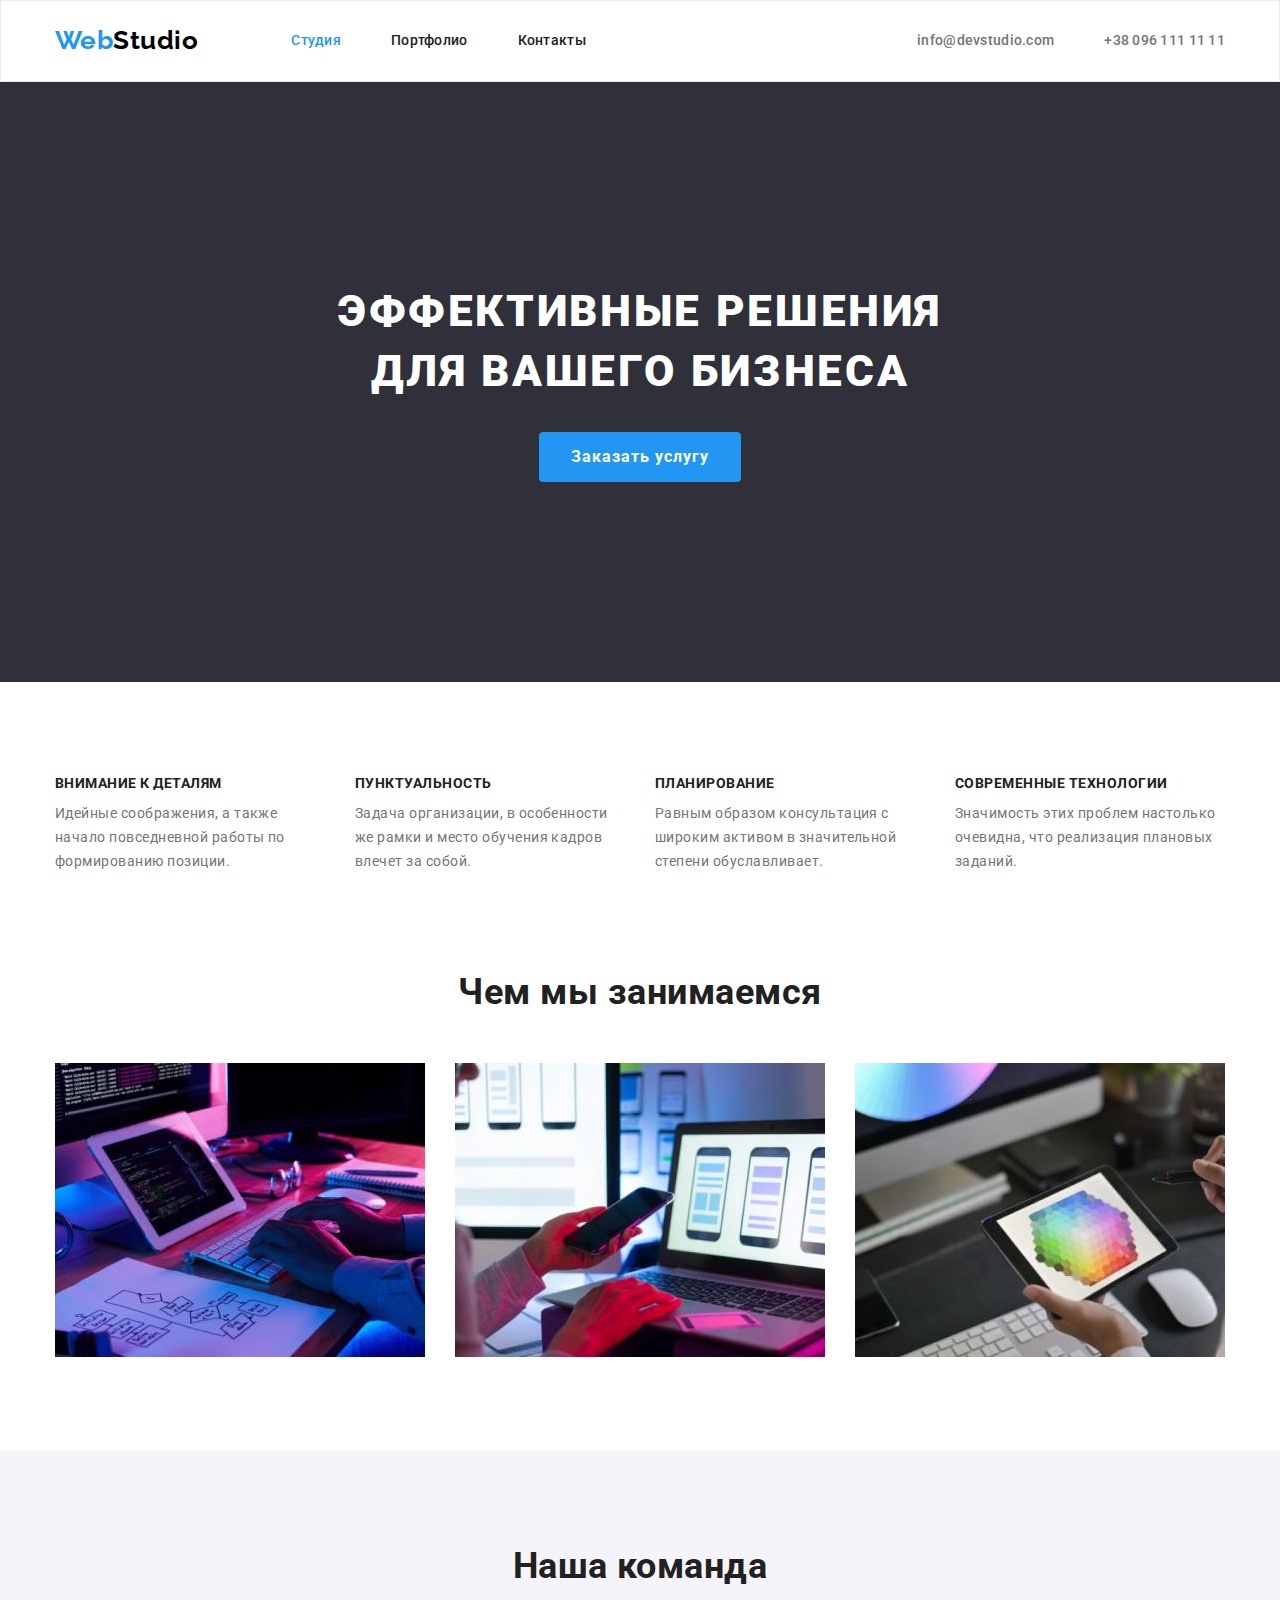
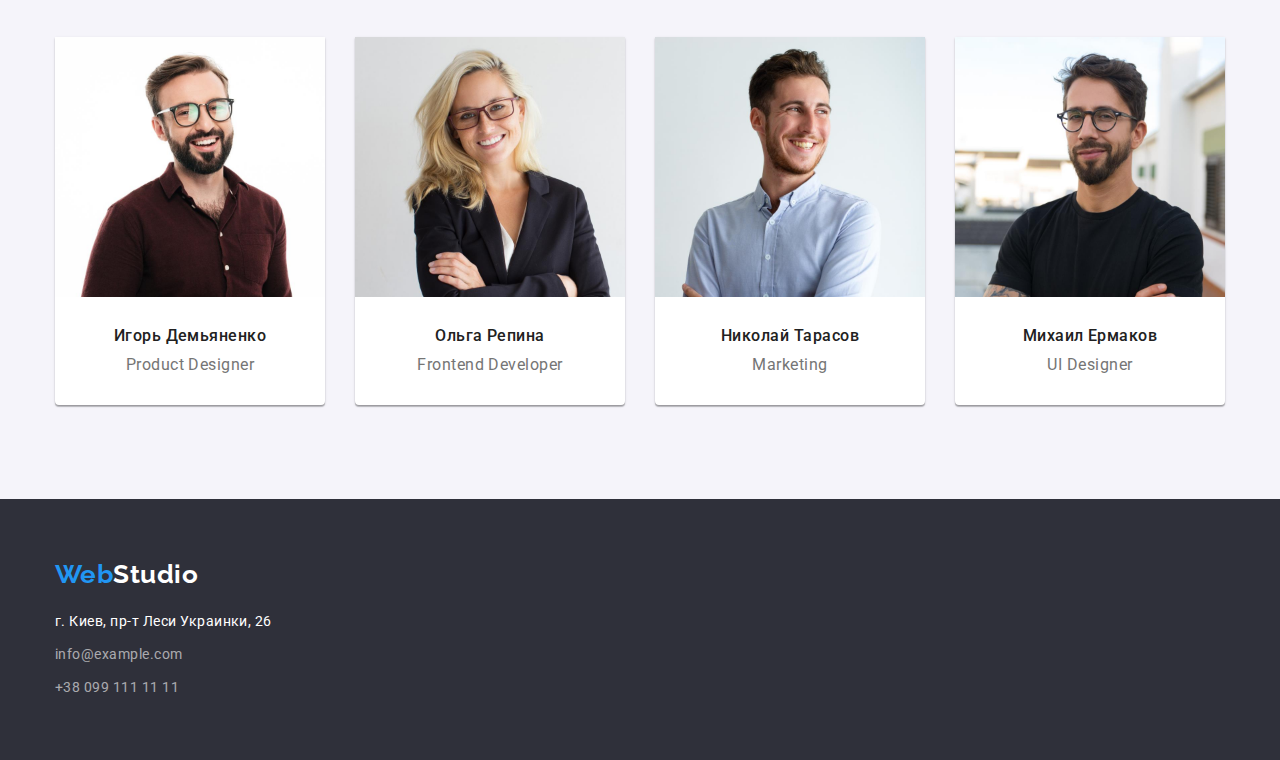
<file: index.html>
<!DOCTYPE html>
<html lang="ru">
<head>
    <meta charset="UTF-8">
    <meta http-equiv="X-UA-Compatible" content="IE=edge">
    <meta name="viewport" content="width=device-width, initial-scale=1.0">
    <title>Студия</title>
    <link rel="preconnect" href="https://fonts.googleapis.com">
    <link rel="preconnect" href="https://fonts.gstatic.com" crossorigin>
    <link 
        href="https://fonts.googleapis.com/css2?family=Raleway:wght@700&family=Roboto:wght@400;500;700;900&display=swap" 
        rel="stylesheet">
    <link rel="stylesheet" href="https://cdnjs.cloudflare.com/ajax/libs/modern-normalize/1.1.0/modern-normalize.min.css">
    <link rel="stylesheet" href="./css/styles.css">
</head>
<body>  
    <!--1 блок - логотип, посилання-->
    
    <header class="header">
     <div class="container header-container">
       <nav class="header-navigation">
            <a class="header-logo link" href="/"><span class="colortext-web"> Web</span>Studio</a>
            <ul class="header-list list">
                <li class="header-item"><a href="./index.html" class="header-link link current">Студия</a></li>
                <li class="header-item"><a href="./portfolio.html" class="header-link link">Портфолио</a></li>
                <li class="header-item"><a href="/" class="header-link link">Контакты</a></li>
            </ul>
       </nav>

        <div class="header-tel-mail"> 
            <ul class="header-list list">
                <li class="header-item"><a href="mailto:info@devstudio.com" class="header-mail link">info@devstudio.com</a></li>
                <li class="header-item"><a href="tel:+380961111111" class="header-tel link">+38 096 111 11 11</a></li>
            </ul>
        </div>
    </div>
    </header>
    <!-- основний блок - заголовок, кнопка тощо-->
    <main class="main ">
        <section class="hero section">
            <div class="container">
                <h1 class="hero-title">Эффективные решения для вашего бизнеса</h1>
                <button class="hero-btn" type="button">Заказать услугу</button>
            </div>
        </section>

        <!--опис якостей-->
        <section class="feature section">
            <div class="container">
            <!--<h2 class="feature-title">Особенности</h2>--> 
                <ul class="feature-list list">
                    <li class="feature-item">
                        <h3 class="feature-third-title">Внимание к деталям</h3>
                        <p class="feature-text">Идейные соображения, а также начало повседневной работы по формированию позиции.</p>
                    </li>
                    <li class="feature-item">
                        <h3 class="feature-third-title">Пунктуальность</h3>
                        <p class="feature-text">Задача организации, в особенности же рамки и место обучения кадров влечет за собой.</p>
                    </li>
                    <li class="feature-item">
                        <h3 class="feature-third-title">Планирование</h3>
                        <p class="feature-text">Равным образом консультация с широким активом в значительной степени обуславливает.</p>
                    </li>
                    <li class="feature-item">
                        <h3 class="feature-third-title">Современные технологии</h3>
                        <p class="feature-text">Значимость этих проблем настолько очевидна, что реализация плановых заданий.</p>
                    </li>
                </ul>
            </div>
        </section>
        
        <!--Чем мы занимаемся - картинки-->
        <section class="about section">
            <div class="container">
            <h2 class="about-title">Чем мы занимаемся</h2>
                <ul class="about-list list">
                    <li class="about-item">
                        <img src="./images/1-img1.jpg" 
                        alt="написание кода" 
                        width="370"
                        height="294">
                    </li>
                    <li class="about-item">
                        <img src="./images/1-img2.jpg"
                        alt="создание макета телефона"
                        width="370"
                        height="294">
                        </li>
                    <li class="about-item">
                        <img src="./images/1-img3.jpg" 
                        alt="выбор палитры цветов для сайта" 
                        width="370"
                        height="294">
                    </li>
                </ul>
            </div>
        </section>

        <!--наша команда-->
        <section class="team section">
            <div class="container">
            <h2 class="team-title">Наша команда</h2>
                <ul class="team-list list">
                    <li class="team-item">
                        <img src="./images/2-img1.jpg" alt="Игорь Демьяненко улыбается "
                        width="270"
                        height="260">
                        <div class="team-name">
                            <h3 class="team-third-title">Игорь Демьяненко</h3>
                            <p class="team-text" lang="en">Product Designer</p>
                        </div>
                    </li>
                    <li class="team-item">
                        <img src="./images/2-img2.jpg"  alt="Ольга Репина улыбается" 
                        width="270"
                        height="260">
                        <div class="team-name">
                            <h3 class="team-third-title">Ольга Репина</h3>
                            <p class="team-text" lang="en">Frontend Developer</p>
                        </div>
                    </li>
                    <li class="team-item">
                        <img src="./images/2-img3.jpg" alt="Николай Тарасов улыбается" 
                        width="270"
                        height="260">
                        <div class="team-name">
                            <h3 class="team-third-title">Николай Тарасов</h3>
                            <p class="team-text" lang="en">Marketing</p>
                        </div>  
                    </li>
                    <li class="team-item">
                        <img src="./images/2-img4.jpg"  alt="Михаил Ермаков улыбается" 
                        width="270" 
                        height="260">
                        <div class="team-name">
                            <h3 class="team-third-title">Михаил Ермаков</h3>
                            <p class="team-text" lang="en">UI Designer</p>
                        </div>
                        </li>
                </ul>
            </div>
        </section>
    </main>
    
    <footer class="footer">
        <div class="container">
        <a class="footer-logo link" href="/"><span class="colortext-web"> Web</span>Studio</a>
    
        <address class="footer-adress">
            <ul class="footer-list list">
                <li class="footer-item link"><a href="https://goo.gl/maps/DAEXvJHMG6pkdcDC8" 
                    target="_blank" 
                    rel="noopener noreferrer" class="footer-map link">г. Киев, пр-т Леси Украинки, 26</a></li>
                <li class="footer-item link"><a href="mailto:info@example.com" class="footer-mail link">info@example.com</a></li>
                <li class="footer-item link"><a href="tel:+380991111111" class="footer-tel link">+38 099 111 11 11</a></li>
            </ul>
        </address>
        </div>
    </footer>
</body>

</html>
</file>
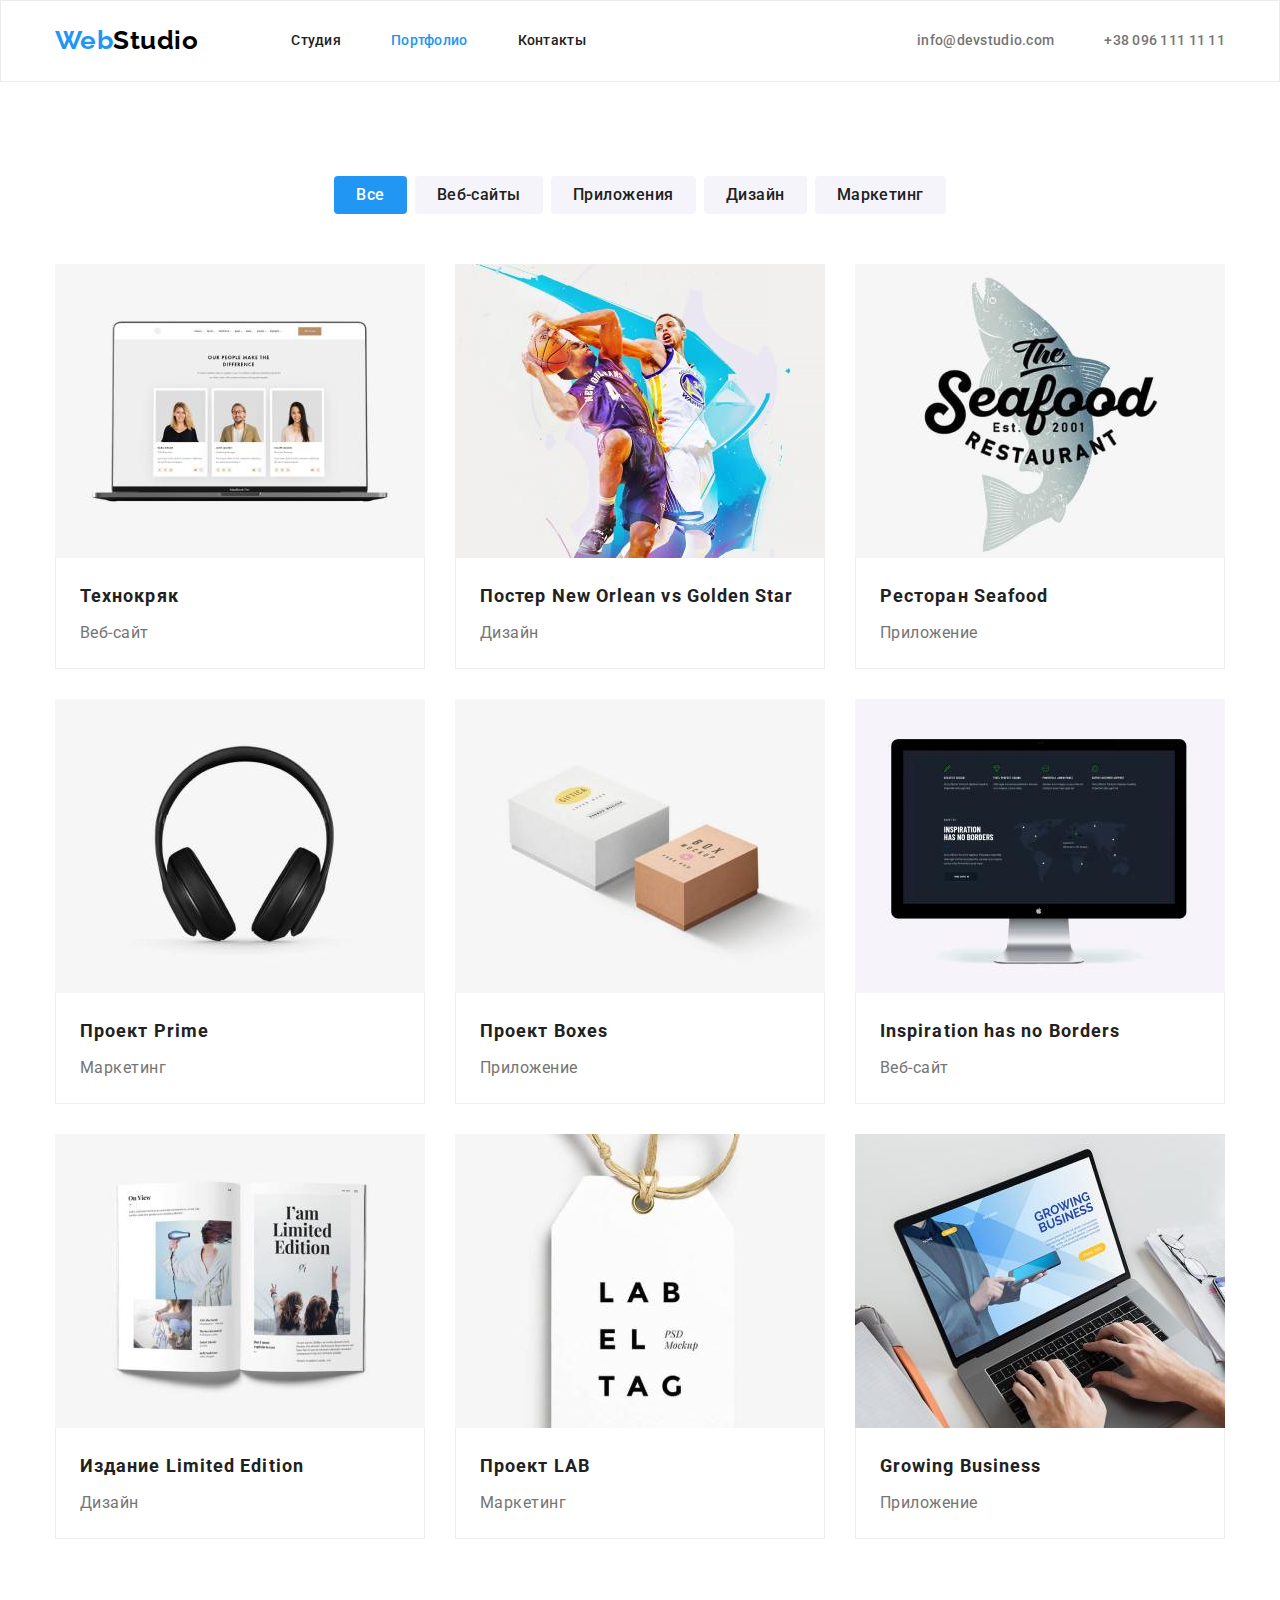
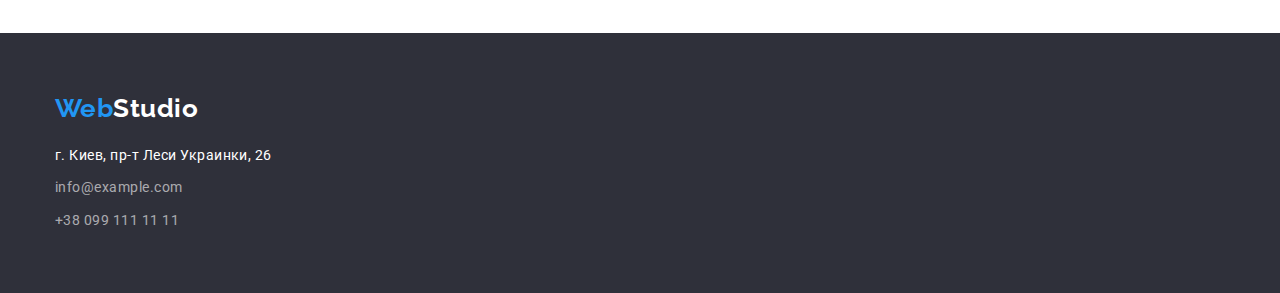
<file: portfolio.html>
<!DOCTYPE html>
<html lang="ru">
<head>
    <meta charset="UTF-8">
    <meta http-equiv="X-UA-Compatible" content="IE=edge">
    <meta name="viewport" content="width=device-width, initial-scale=1.0">
    <title>Портфолио</title>
    <link rel="preconnect" href="https://fonts.googleapis.com">
    <link rel="preconnect" href="https://fonts.gstatic.com" crossorigin>
    <link 
        href="https://fonts.googleapis.com/css2?family=Raleway:wght@700&family=Roboto:wght@400;500;700;900&display=swap"
        rel="stylesheet">
    <link rel="stylesheet" href="https://cdnjs.cloudflare.com/ajax/libs/modern-normalize/1.1.0/modern-normalize.min.css">
       
    <link rel="stylesheet" href="./css/styles.css">
</head>
<body>
    <!--1 блок - логотип, посилання-->
    
    <header class="header">
        <div class="container header-container">
            <nav class="header-navigation">
                <a class="header-logo link" href="/"><span class="colortext-web"> Web</span>Studio</a>
                <ul class="header-list list">
                    <li class="header-item"><a href="./index.html" class="header-link link">Студия</a></li>
                    <li class="header-item"><a href="./portfolio.html" class="header-link link current">Портфолио</a></li>
                    <li class="header-item"><a href="/" class="header-link link">Контакты</a></li>
                </ul>
            </nav>
            <div class="header-tel-mail">
                <ul class="header-list list">
                    <li class="header-item"><a href="mailto:info@devstudio.com" class="header-mail link">info@devstudio.com</a></li>
                    <li class="header-item"><a href="tel:+380961111111" class="header-tel link">+38 096 111 11 11</a></li>
                </ul>
            </div>
        </div>
    </header>
    

    <!-- основний блок -->
    <main class="main">
        <section class="mainhero section"> 
            <div class="container">
            <h1 hidden>НАБОР ПРОЕКТОВ</h1>
                <ul class="mainhero-listbtn list">
                    <li class="mainhero-item"><button class="mainhero-btn current" type="button">Все</button></li>
                    <li class="mainhero-item"><button class="mainhero-btn" type="button">Веб-сайты</button></li>
                    <li class="mainhero-item"><button class="mainhero-btn" type="button">Приложения</button></li>
                    <li class="mainhero-item"><button class="mainhero-btn" type="button">Дизайн</button></li>
                    <li class="mainhero-item"><button class="mainhero-btn" type="button">Маркетинг</button></li>
                </ul>
            <ul class="mainhero-list list">
                <li  class="mainhero-pictures">
                    <img src="./images/3-img1.jpg" alt="Технокряк" width="370" height="294">
                    <div class="mainhero-name">
                        <h2 class="mainhero-title">Технокряк</h2>
                        <p class="mainhero-text">Веб-сайт</p>
                    </div>
                </li>
                <li class="mainhero-pictures">
                    <img src="./images/3-img2.jpg" alt="Игра в баскетбол" width="370" height="294">
                    <div class="mainhero-name">
                        <h2 class="mainhero-title" lang="en">Постер New Orlean vs Golden Star</h2>
                        <p class="mainhero-text">Дизайн</p>
                    </div>
                </li>
                <li class="mainhero-pictures">
                    <img src="./images/3-img3.jpg" alt="логотип ресторана" width="370" height="294">
                    <div class="mainhero-name">
                        <h2 class="mainhero-title" lang="en">Ресторан Seafood</h2>
                        <p class="mainhero-text">Приложение</p>
                    </div>
                </li>
                <li class="mainhero-pictures">
                    <img src="./images/3-img4.jpg" alt="Наушники" width="370" height="294">
                    <div class="mainhero-name">
                        <h2 class="mainhero-title" lang="en">Проект Prime</h2>
                        <p class="mainhero-text">Маркетинг</p>
                    </div>
                </li>
                <li class="mainhero-pictures">
                    <img src="./images/3-img5.jpg" alt="две коробки" width="370" height="294">
                    <div class="mainhero-name">
                        <h2 class="mainhero-title" lang="en">Проект Boxes</h2>
                        <p class="mainhero-text">Приложение</p>
                    </div>
                </li>
                <li class="mainhero-pictures">
                    <img src="./images/3-img6.jpg" alt="екран компьютера" width="370" height="294">
                    <div class="mainhero-name">
                        <h2 class="mainhero-title" lang="en">Inspiration has no Borders</h2>
                        <p class="mainhero-text">Веб-сайт</p>
                    </div>
                </li>
                <li class="mainhero-pictures">
                    <img src="./images/3-img7.jpg" alt="книга" width="370" height="294">
                    <div class="mainhero-name">
                        <h2 class="mainhero-title" lang="en">Издание Limited Edition</h2>
                        <p class="mainhero-text">Дизайн</p>
                    </div>
                </li>
                <li class="mainhero-pictures">
                    <img src="./images/3-img8.jpg" alt="логотип проекта" width="370" height="294">
                    <div class="mainhero-name">
                        <h2 class="mainhero-title" lang="en">Проект LAB</h2>
                        <p class="mainhero-text">Маркетинг</p>
                    </div>
                </li>
                <li class="mainhero-pictures">
                    <img src="./images/3-img9.jpg" alt="работа за ноутбуком" width="370" height="294">
                    <div class="mainhero-name">
                        <h2 class="mainhero-title" lang="en">Growing Business</h2>
                        <p class="mainhero-text">Приложение</p>
                    </div>
                </li>
            </ul>
            </div>
        </section>
    </main>

    <!--Подвал-->
    <footer class="footer">
        <div class="container">
            <a class="footer-logo link" href="/"><span class="colortext-web"> Web</span>Studio</a>

            <address class="footer-adress">
                <ul class="footer-list list">
                    <li class="footer-item link"><a href="https://goo.gl/maps/DAEXvJHMG6pkdcDC8" target="_blank"
                            rel="noopener noreferrer" class="footer-map link">г. Киев, пр-т Леси Украинки, 26</a></li>
                    <li class="footer-item link"><a href="mailto:info@example.com"
                            class="footer-mail link">info@example.com</a></li>
                    <li class="footer-item link"><a href="tel:+380991111111" class="footer-tel link">+38 099 111 11 11</a>
                    </li>
                </ul>
            </address>
        </div>
    </footer>
</body>
</html>
</file>
<file: css/styles.css>
html {
  box-sizing: border-box;
}
*,
*::after,
*::before {
  box-sizing: inherit;
}

:root {
  --white-color: #ffffff;
  --white-light-color: #f5f4fa;
  --white-middle-color: 1px solid #eeeeee;

  --black-color: #000000;
  --black-light-color: #212121;
  --black-shadow-color: rgba(0, 0, 0, 0.15);
  --black-blue-color: #2f303a;

  --grey-color: #757575;
  --grey-light-color: rgba(255, 255, 255, 0.6);
  --grey-black-color: 0px 1px 3px rgba(0, 0, 0, 0.12),
    0px 1px 1px rgba(0, 0, 0, 0.14), 0px 2px 1px rgba(0, 0, 0, 0.2);
  --grey-middle-color: 1px solid #ececec;
  --grey-html-color: #e5e5e5;

  --blue-light-color: #2196f3;
}

body {
  margin: auto;
  font-family: "Roboto", sans-serif;
  letter-spacing: 0.03em;
  background-color: var(--white-color);
  color: var(--grey-color);
}

h1,
h2,
h3,
h4,
h5,
h6,
p {
  margin: 0px;
}
ul {
  margin: 0px;
  padding: 0px;
}
img {
  display: block;
  max-width: 100%;
  height: auto;
}

.container {
  margin-left: auto;
  margin-right: auto;
  width: 1200px;
  padding-left: 15px;
  padding-right: 15px;
}
.section {
  padding-top: 94px;
  padding-bottom: 94px;
}
.list {
  padding: 0px;
  margin: 0px;
  list-style: none;
}

.link {
  text-decoration: none;
}

/*-----1 блок - логотип, посилання------*/
.header {
  margin-left: auto;
  margin-right: auto;
  border: var(--grey-middle-color);
}

.header-logo,
.footer-logo {
  font-family: "Raleway", sans-serif;
  font-style: normal;
  font-weight: 700;
  font-size: 26px;
  line-height: 1.19;
}

.header-logo {
  display: inline-block;
  padding-top: 24px;
  padding-bottom: 25px;
  margin-right: 93px;
  color: var(--black-color);
}

.header-item {
  margin-right: 50px;
}
.header-item:last-child {
  margin-right: 0px;
}
.colortext-web {
  color: var(--blue-light-color);
}
.header-navigation {
  display: flex;
  align-items: center;
}
.header-list {
  display: flex;
  align-items: center;
}
.header-container {
  display: flex;
  align-items: center;
}

.header-tel-mail {
  margin-left: auto;
}
.header-link {
  display: inline-block;
  padding-top: 32px;
  padding-bottom: 32px;
  font-weight: 500;
  font-size: 14px;
  line-height: 1.14;
  letter-spacing: 0.02em;
  color: var(--black-light-color);
}

.header-mail,
.header-tel {
  display: inline-block;
  padding-top: 32px;
  padding-bottom: 32px;
  font-weight: 500;
  font-size: 14px;
  line-height: 1.14;
  letter-spacing: 0.02em;
  color: var(--grey-color);
}

.header-link:hover,
.header-link:focus,
.header-mail:hover,
.header-mail:focus,
.header-tel:hover,
.header-tel:focus,
.footer-map:hover,
.footer-map:focus,
.footer-mail:hover,
.footer-mail:focus,
.footer-tel:hover,
.footer-tel:focus {
  color: var(--blue-light-color);
}

.header-link.current {
  color: var(--blue-light-color);
}

/*----------Oсновний блок------------*/
.hero {
  text-align: center;
}
.hero-title {
  margin-left: auto;
  margin-right: auto;
  margin-bottom: 30px;
  width: 696px;
  height: 120px;
  font-weight: 900;
  font-size: 44px;
  line-height: 1.36;
  letter-spacing: 0.06em;
  text-transform: uppercase;
  color: var(--white-color);
}
.hero-btn {
  display: inline-block;
  padding: 10px 32px;
  font-family: "Roboto", sans-serif;
  font-style: normal;
  font-weight: 700;
  font-size: 16px;
  line-height: 1.87;
  align-items: center;
  letter-spacing: 0.06em;
  color: var(--white-color);
  background: var(--blue-light-color);
  border: 0px;
  border-radius: 4px;
}

.hero-btn,
.mainhero-btn {
  cursor: pointer;
}

.hero {
  padding-top: 200px;
  padding-bottom: 200px;
  margin-left: auto;
  margin-right: auto;
  margin-bottom: 0px;
  background-color: var(--black-blue-color);
}

/*-------опис якостей------*/

/*.feature-title {
  font-weight: 700;
  font-size: 36px;
  line-height: 1.17;
  text-align: center;
  letter-spacing: 0.03em;
  color: var(--black-light-color);
}*/

.feature-list {
  display: flex;
}
.feature-item:not(:last-child) {
  margin-right: 30px;
}

.feature-third-title {
  margin-bottom: 10px;
  font-weight: 700;
  font-size: 14px;
  line-height: 1.14;
  text-transform: uppercase;
  color: var(--black-light-color);
}

.feature-text {
  width: 270px;
  height: 75px;
  font-weight: 400;
  font-size: 14px;
  line-height: 1.71;
  color: var(--grey-color);
}

/*------ABOUT----*/
.about {
  padding-top: 0px;
}
.about-list {
  display: flex;
}
.about-item {
  margin-right: 30px;
}
.about-item:last-child {
  margin-right: 0px;
}
.about-title {
  margin-bottom: 50px;
  font-weight: 700px;
  font-size: 36px;
  line-height: 1.17;
  text-align: center;
  color: var(--black-light-color);
}

/*---TEAM----*/
.team {
  padding-top: 94px;
  padding-bottom: 94px;
  background-color: var(--white-light-color);
}
.team-list {
  display: flex;
}
.team-item {
  margin-right: 30px;
}
.team-item:last-child {
  margin-right: 0px;
}
.team-title {
  margin-bottom: 50px;
  font-weight: 700;
  font-size: 36px;
  line-height: 1.17;
  text-align: center;
  color: var(--black-light-color);
}
.team-third-title {
  margin-bottom: 10px;
  font-weight: 500;
  font-size: 16px;
  line-height: 1.18;
  text-align: center;
  color: var(--black-light-color);
}
.team-text {
  font-weight: 400;
  font-size: 16px;
  line-height: 1.18;
  text-align: center;
  color: var(--grey-color);
}

.team-item {
  width: 270px;
  height: 368px;
  top: 1635px;
  background-color: var(--white-color);
  box-shadow: var(--grey-black-color);
  border-radius: 0px 0px 4px 4px;
}
.team-name {
  padding-top: 30px;
  padding-bottom: 30px;
}
/*----------FOOTER-------*/
.footer-adress {
  margin-top: 20px;
}
.footer-logo {
  color: var(--white-color);
}
.footer-map {
  display: inline-block;
  font-style: normal;
  font-weight: normal;
  font-size: 14px;
  line-height: 1.71;
  color: var(--white-color);
}

.footer-item {
  margin-bottom: 9px;
}
.footer-item:last-child {
  margin-bottom: 0px;
}

.footer-mail,
.footer-tel {
  display: inline-block;
  font-style: normal;
  font-weight: normal;
  font-size: 14px;
  line-height: 1.71;
  color: var(--grey-light-color);
}
.footer {
  padding-top: 60px;
  padding-bottom: 60px;
  margin-left: auto;
  margin-right: auto;
  background-color: var(--black-blue-color);
}
.footer-link:hover,
.footer-link:focus {
  color: var(--blue-light-color);
}

/*---------ПОРТФОЛИО-MAIN--------------*/

/*-------BUTTON--------*/

.mainhero-listbtn {
  display: flex;
  justify-content: center;
  margin-bottom: 50px;
}
.mainhero-item {
  margin-right: 8px;
}
.mainhero-item:last-child {
  margin-right: 0px;
}

.mainhero-btn {
  display: inline-block;
  padding: 6px 22px;
  font-family: "Roboto", sans-serif;
  font-style: normal;
  font-weight: 500;
  font-size: 16px;
  line-height: 1.62;
  text-align: center;
  letter-spacing: 0.03em;
  color: var(--black-light-color);
  background-color: var(--white-light-color);
  border: 0px;
  border-radius: 4px;
}

.mainhero-btn:hover,
.mainhero-btn:focus {
  color: var(--white-color);
  background-color: var(--blue-light-color);
}
.mainhero-btn.current {
  color: var(--white-color);
  background-color: var(--blue-light-color);
}
/*----PICTURES----*/

.mainhero-list {
  display: flex;
  flex-wrap: wrap;
}

.mainhero-pictures {
  width: 370px;
  margin-right: 30px;
  margin-bottom: 30px;
}
.mainhero-pictures:nth-last-child(-n + 3) {
  margin-bottom: 0px;
}
.mainhero-pictures:nth-child(3n) {
  margin-right: 0px;
}

.mainhero-name {
  padding: 20px 24px;
  border: var(--white-middle-color);
  border-top: 0px;
}
.mainhero-title {
  margin-bottom: 4px;
  font-weight: 700;
  font-size: 18px;
  line-height: 2;
  letter-spacing: 0.06em;
  color: var(--black-light-color);
}
.mainhero-text {
  font-size: 16px;
  line-height: 1.87;
  color: var(--grey-color);
}

/*-----------DONE----------------*/
</file>
